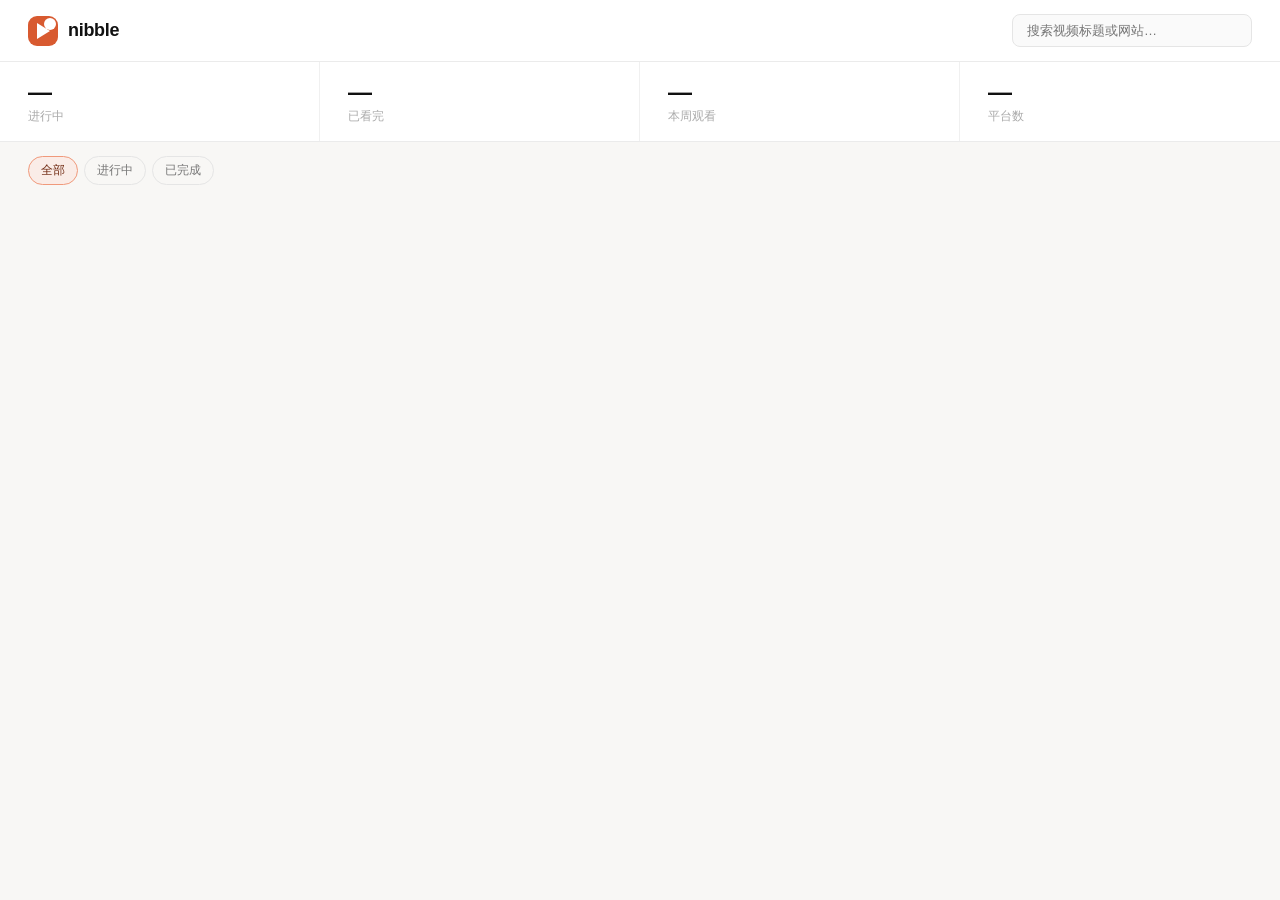
<file: dashboard/index.html>
<!DOCTYPE html>
<html lang="zh">
<head>
  <meta charset="UTF-8"/>
  <meta name="viewport" content="width=device-width, initial-scale=1"/>
  <title>Nibble — 我的记录</title>
  <link rel="stylesheet" href="style.css"/>
</head>
<body>
  <div class="topbar">
    <div class="logo">
      <svg width="30" height="30" viewBox="0 0 30 30">
        <rect width="30" height="30" rx="9" fill="#D85A30"/>
        <circle cx="22" cy="8" r="6" fill="white"/>
        <polygon points="9,7 22,15 9,23" fill="white"/>
      </svg>
      <span class="logo-name">nibble</span>
    </div>
    <input class="search" id="search" type="text" placeholder="搜索视频标题或网站…"/>
  </div>

  <div class="stats-row" id="stats-row">
    <div class="stat"><div class="stat-n" id="s-progress">—</div><div class="stat-l">进行中</div></div>
    <div class="stat"><div class="stat-n" id="s-done">—</div><div class="stat-l">已看完</div></div>
    <div class="stat"><div class="stat-n" id="s-week">—</div><div class="stat-l">本周观看</div></div>
    <div class="stat"><div class="stat-n" id="s-sites">—</div><div class="stat-l">平台数</div></div>
  </div>

  <div class="filters" id="filters">
    <button class="chip active" data-filter="all">全部</button>
    <button class="chip" data-filter="progress">进行中</button>
    <button class="chip" data-filter="done">已完成</button>
  </div>

  <div class="grid" id="grid"></div>

  <div class="empty-state hidden" id="empty">
    <div class="empty-icon">▷</div>
    <p>还没有记录</p>
    <p class="empty-sub">去任意网页播放视频，Nibble 会自动帮你保存进度</p>
  </div>

  <script src="app.js"></script>
</body>
</html>
</file>
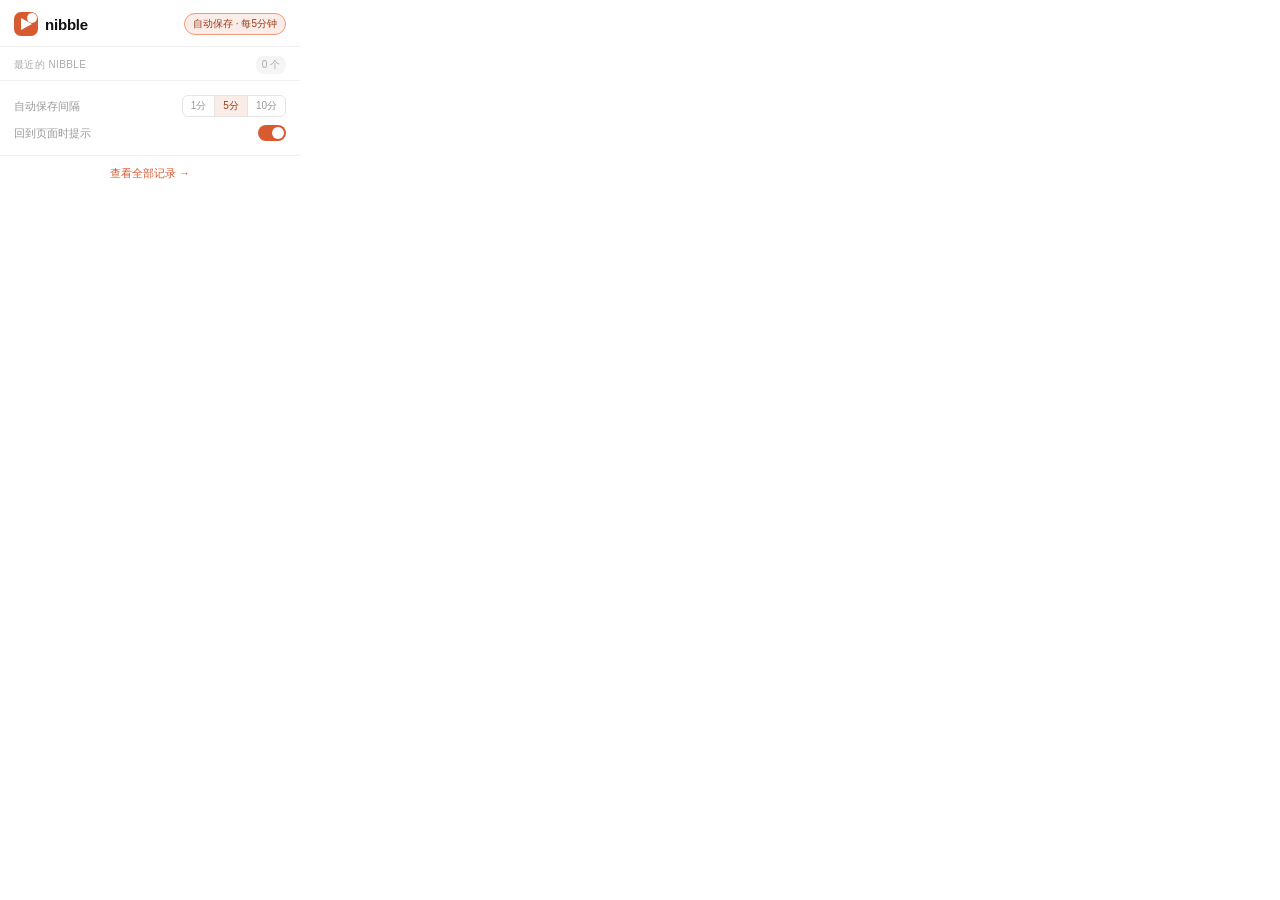
<file: popup/popup.html>
<!DOCTYPE html>
<html lang="zh">
<head>
  <meta charset="UTF-8"/>
  <title>Nibble</title>
  <link rel="stylesheet" href="popup.css"/>
</head>
<body>
  <div class="header">
    <div class="logo">
      <svg width="24" height="24" viewBox="0 0 24 24">
        <rect width="24" height="24" rx="7" fill="#D85A30"/>
        <circle cx="18" cy="6" r="5" fill="white"/>
        <polygon points="7,6 18,12 7,18" fill="white"/>
      </svg>
      <span class="logo-name">nibble</span>
    </div>
    <span class="auto-badge" id="badge">自动保存 · 每5分钟</span>
  </div>

  <div id="current-block" class="current-block hidden">
    <div class="site-row">
      <div class="site-dot"></div>
      <span class="site-name" id="cur-site"></span>
    </div>
    <div class="cur-title" id="cur-title"></div>
    <div class="prog-row">
      <div class="prog-bar"><div class="prog-fill" id="cur-fill"></div></div>
      <span class="prog-time" id="cur-time"></span>
    </div>
    <div class="auto-row">
      <span class="auto-label">已自动保存</span>
      <div class="auto-status">
        <div class="pulse-dot"></div>
        <span id="cur-saved-ago"></span>
      </div>
    </div>
  </div>

  <button class="save-now-btn hidden" id="save-now-btn">立即保存当前进度</button>
  <div id="no-video-block" class="no-video hidden">
    <div class="no-video-icon">▷</div>
    <p>当前页面没有检测到视频</p>
  </div>

  <div class="section-header">
    <span class="section-title">最近的 nibble</span>
    <span class="section-count" id="count-badge">0 个</span>
  </div>

  <div id="list" class="list"></div>

  <div class="settings">
    <div class="setting-row">
      <span class="setting-label">自动保存间隔</span>
      <div class="seg" id="seg">
        <button data-min="1">1分</button>
        <button data-min="5" class="active">5分</button>
        <button data-min="10">10分</button>
      </div>
    </div>
    <div class="setting-row">
      <span class="setting-label">回到页面时提示</span>
      <div class="toggle" id="tog"><div class="knob"></div></div>
    </div>
  </div>

  <div class="footer">
    <a id="dash-link">查看全部记录 →</a>
  </div>

  <script src="popup.js"></script>
</body>
</html>
</file>
<file: dashboard/style.css>
* { box-sizing: border-box; margin: 0; padding: 0; }

body {
  font-family: -apple-system, BlinkMacSystemFont, 'Segoe UI', 'PingFang SC', sans-serif;
  background: #f8f7f5;
  color: #111;
  min-height: 100vh;
}

.hidden { display: none !important; }

/* ── Top bar ── */
.topbar {
  background: white;
  border-bottom: 1px solid #ebebeb;
  padding: 14px 28px;
  display: flex;
  align-items: center;
  justify-content: space-between;
  position: sticky;
  top: 0;
  z-index: 10;
}
.logo { display: flex; align-items: center; gap: 10px; }
.logo-name { font-size: 18px; font-weight: 700; color: #111; letter-spacing: -.3px; }
.search {
  font-size: 13px;
  padding: 8px 14px;
  border-radius: 8px;
  border: 1px solid #e5e5e5;
  background: #fafafa;
  color: #111;
  width: 240px;
  outline: none;
  transition: border-color .15s;
}
.search:focus { border-color: #D85A30; background: white; }

/* ── Stats ── */
.stats-row {
  display: grid;
  grid-template-columns: repeat(4, 1fr);
  background: white;
  border-bottom: 1px solid #ebebeb;
}
.stat {
  padding: 16px 28px;
  border-right: 1px solid #f0f0f0;
}
.stat:last-child { border-right: none; }
.stat-n { font-size: 24px; font-weight: 600; color: #111; margin-bottom: 2px; }
.stat-l { font-size: 12px; color: #aaa; }

/* ── Filters ── */
.filters {
  padding: 14px 28px 10px;
  display: flex;
  gap: 6px;
  flex-wrap: wrap;
}
.chip {
  font-size: 12px;
  padding: 5px 12px;
  border-radius: 20px;
  border: 1px solid #e5e5e5;
  background: none;
  color: #777;
  cursor: pointer;
  transition: all .15s;
}
.chip:hover { background: #f5f5f5; }
.chip.active { background: #FAECE7; border-color: #F0997B; color: #712B13; }

/* ── Grid ── */
.grid {
  display: grid;
  grid-template-columns: repeat(auto-fill, minmax(200px, 1fr));
  gap: 14px;
  padding: 4px 28px 28px;
}

.card {
  background: white;
  border: 1px solid #ebebeb;
  border-radius: 12px;
  overflow: hidden;
  cursor: pointer;
  transition: transform .15s, border-color .15s;
}
.card:hover { transform: translateY(-2px); border-color: #d5d5d5; }

.card-thumb {
  height: 90px;
  background: #f3f3f3;
  position: relative;
  display: flex;
  align-items: center;
  justify-content: center;
  font-size: 24px;
  color: #ddd;
}
.card-pbar {
  position: absolute;
  bottom: 0;
  left: 0;
  height: 3px;
  background: #D85A30;
  transition: width .3s;
}
.card-pbar.done { background: #1D9E75; }
.card-pct {
  position: absolute;
  bottom: 7px;
  right: 7px;
  font-size: 10px;
  font-weight: 600;
  background: rgba(0,0,0,.5);
  color: white;
  padding: 2px 5px;
  border-radius: 4px;
}
.card-pct.done { background: rgba(15,110,86,.75); }

.card-body { padding: 9px 11px 11px; }
.card-site { font-size: 10px; color: #bbb; margin-bottom: 3px; }
.card-title {
  font-size: 12px;
  font-weight: 500;
  color: #111;
  line-height: 1.4;
  margin-bottom: 8px;
  display: -webkit-box;
  -webkit-line-clamp: 2;
  -webkit-box-orient: vertical;
  overflow: hidden;
  min-height: 34px;
}
.card-bottom {
  display: flex;
  align-items: center;
  justify-content: space-between;
}
.card-time { font-size: 10px; color: #bbb; }
.card-btn {
  font-size: 10px;
  padding: 3px 8px;
  border-radius: 6px;
  border: 1px solid #F0997B;
  background: #FAECE7;
  color: #712B13;
  cursor: pointer;
  transition: background .15s;
}
.card-btn:hover { background: #f5d9cf; }
.card-btn.done {
  border-color: #5DCAA5;
  background: #E1F5EE;
  color: #085041;
}

/* ── Delete button on hover ── */
.card-del {
  position: absolute;
  top: 6px;
  right: 6px;
  width: 22px;
  height: 22px;
  border-radius: 50%;
  background: rgba(0,0,0,.45);
  color: white;
  border: none;
  font-size: 11px;
  cursor: pointer;
  display: none;
  align-items: center;
  justify-content: center;
  line-height: 1;
}
.card:hover .card-del { display: flex; }

/* ── Empty ── */
.empty-state {
  text-align: center;
  padding: 60px 20px;
  color: #ccc;
}
.empty-icon { font-size: 40px; margin-bottom: 12px; }
.empty-state p { font-size: 15px; margin-bottom: 6px; }
.empty-sub { font-size: 13px; }
</file>
<file: popup/popup.css>
* { box-sizing: border-box; margin: 0; padding: 0; }

body {
  font-family: -apple-system, BlinkMacSystemFont, 'Segoe UI', 'PingFang SC', sans-serif;
  font-size: 13px;
  color: #111;
  background: #fff;
  width: 300px;
  min-height: 200px;
}

.hidden { display: none !important; }

/* ── Header ── */
.header {
  display: flex;
  align-items: center;
  justify-content: space-between;
  padding: 12px 14px 10px;
  border-bottom: 1px solid #f0f0f0;
}
.logo { display: flex; align-items: center; gap: 7px; }
.logo-name { font-size: 15px; font-weight: 600; color: #111; letter-spacing: -.2px; }
.auto-badge {
  font-size: 10px;
  padding: 3px 8px;
  border-radius: 20px;
  background: #FAECE7;
  color: #993C1D;
  border: 1px solid #F0997B;
}

/* ── Current video block ── */
.current-block {
  padding: 11px 14px;
  background: #fafafa;
  border-bottom: 1px solid #f0f0f0;
}
.site-row { display: flex; align-items: center; gap: 5px; margin-bottom: 4px; }
.site-dot { width: 6px; height: 6px; border-radius: 50%; background: #D85A30; flex-shrink: 0; }
.site-name { font-size: 10px; color: #999; }
.cur-title {
  font-size: 12px;
  font-weight: 500;
  color: #111;
  line-height: 1.4;
  margin-bottom: 8px;
  display: -webkit-box;
  -webkit-line-clamp: 2;
  -webkit-box-orient: vertical;
  overflow: hidden;
}
.prog-row { display: flex; align-items: center; gap: 8px; margin-bottom: 7px; }
.prog-bar {
  flex: 1;
  height: 3px;
  background: #eee;
  border-radius: 2px;
  overflow: hidden;
}
.prog-fill { height: 100%; background: #D85A30; border-radius: 2px; transition: width .3s; }
.prog-time { font-size: 10px; color: #999; white-space: nowrap; }
.auto-row { display: flex; align-items: center; justify-content: space-between; }
.auto-label { font-size: 11px; color: #aaa; }
.auto-status { display: flex; align-items: center; gap: 4px; font-size: 11px; color: #1D9E75; }
.pulse-dot {
  width: 6px; height: 6px; border-radius: 50%; background: #1D9E75;
  animation: pulse 2s ease-in-out infinite;
}
@keyframes pulse { 0%,100%{opacity:1} 50%{opacity:.4} }

/* ── No video ── */
.no-video {
  padding: 20px 14px;
  text-align: center;
  color: #bbb;
  background: #fafafa;
  border-bottom: 1px solid #f0f0f0;
}
.no-video-icon { font-size: 24px; margin-bottom: 6px; color: #ddd; }
.no-video p { font-size: 12px; }

/* ── List ── */
.section-header {
  display: flex;
  align-items: center;
  justify-content: space-between;
  padding: 9px 14px 6px;
}
.section-title { font-size: 10px; color: #aaa; font-weight: 500; text-transform: uppercase; letter-spacing: .04em; }
.section-count { font-size: 10px; color: #aaa; background: #f5f5f5; padding: 2px 6px; border-radius: 8px; }

.list { padding: 0 14px; }

.item {
  display: flex;
  align-items: center;
  gap: 9px;
  padding: 7px 0;
  border-bottom: 1px solid #f5f5f5;
  cursor: pointer;
}
.item:last-child { border-bottom: none; }
.item:hover { opacity: .8; }

.item-thumb {
  width: 42px;
  height: 28px;
  border-radius: 4px;
  background: #f3f3f3;
  flex-shrink: 0;
  position: relative;
  overflow: hidden;
  display: flex;
  align-items: center;
  justify-content: center;
  color: #ccc;
  font-size: 12px;
}
.item-bar {
  position: absolute;
  bottom: 0;
  left: 0;
  height: 3px;
  background: #D85A30;
  border-radius: 0 0 0 4px;
}
.item-bar.done { background: #1D9E75; }

.item-info { flex: 1; min-width: 0; }
.item-name {
  font-size: 11px;
  font-weight: 500;
  color: #111;
  white-space: nowrap;
  overflow: hidden;
  text-overflow: ellipsis;
  margin-bottom: 2px;
}
.item-meta { font-size: 10px; color: #bbb; }

.item-btn {
  font-size: 10px;
  padding: 3px 8px;
  border-radius: 6px;
  border: 1px solid #e5e5e5;
  background: none;
  color: #777;
  cursor: pointer;
  flex-shrink: 0;
}
.item-btn:hover { background: #f5f5f5; }

.empty-list {
  padding: 16px 0;
  text-align: center;
  color: #ccc;
  font-size: 12px;
}

/* ── Settings ── */
.settings {
  padding: 10px 14px;
  border-top: 1px solid #f0f0f0;
}
.setting-row {
  display: flex;
  align-items: center;
  justify-content: space-between;
  padding: 4px 0;
}
.setting-label { font-size: 11px; color: #999; }

.seg {
  display: flex;
  border: 1px solid #e5e5e5;
  border-radius: 6px;
  overflow: hidden;
}
.seg button {
  font-size: 10px;
  padding: 3px 8px;
  background: none;
  border: none;
  color: #999;
  cursor: pointer;
}
.seg button.active { background: #FAECE7; color: #993C1D; }
.seg button:not(:last-child) { border-right: 1px solid #e5e5e5; }

.toggle {
  width: 28px;
  height: 16px;
  background: #D85A30;
  border-radius: 8px;
  position: relative;
  cursor: pointer;
  transition: background .2s;
}
.toggle.off { background: #ddd; }
.knob {
  width: 12px;
  height: 12px;
  border-radius: 50%;
  background: white;
  position: absolute;
  top: 2px;
  left: 14px;
  transition: left .2s;
}
.toggle.off .knob { left: 2px; }

/* ── Footer ── */
.footer {
  padding: 9px 14px 11px;
  border-top: 1px solid #f0f0f0;
  text-align: center;
}
.footer a {
  font-size: 11px;
  color: #D85A30;
  cursor: pointer;
  text-decoration: none;
}
.footer a:hover { text-decoration: underline; }

.item-del {
  width: 20px;
  height: 20px;
  border-radius: 50%;
  border: none;
  background: none;
  color: #ccc;
  font-size: 11px;
  cursor: pointer;
  display: flex;
  align-items: center;
  justify-content: center;
  flex-shrink: 0;
  padding: 0;
  opacity: 0;
  transition: opacity .15s, color .15s;
}
.item:hover .item-del { opacity: 1; }
.item-del:hover { color: #D85A30; background: #fdf0ec; }

.save-now-btn {
  display: block;
  width: calc(100% - 28px);
  margin: 10px 14px 0;
  padding: 8px 0;
  background: none;
  border: 1px solid #F0997B;
  border-radius: 8px;
  color: #993C1D;
  font-size: 12px;
  cursor: pointer;
  transition: background .15s;
}
.save-now-btn:hover { background: #FAECE7; }
</file>
